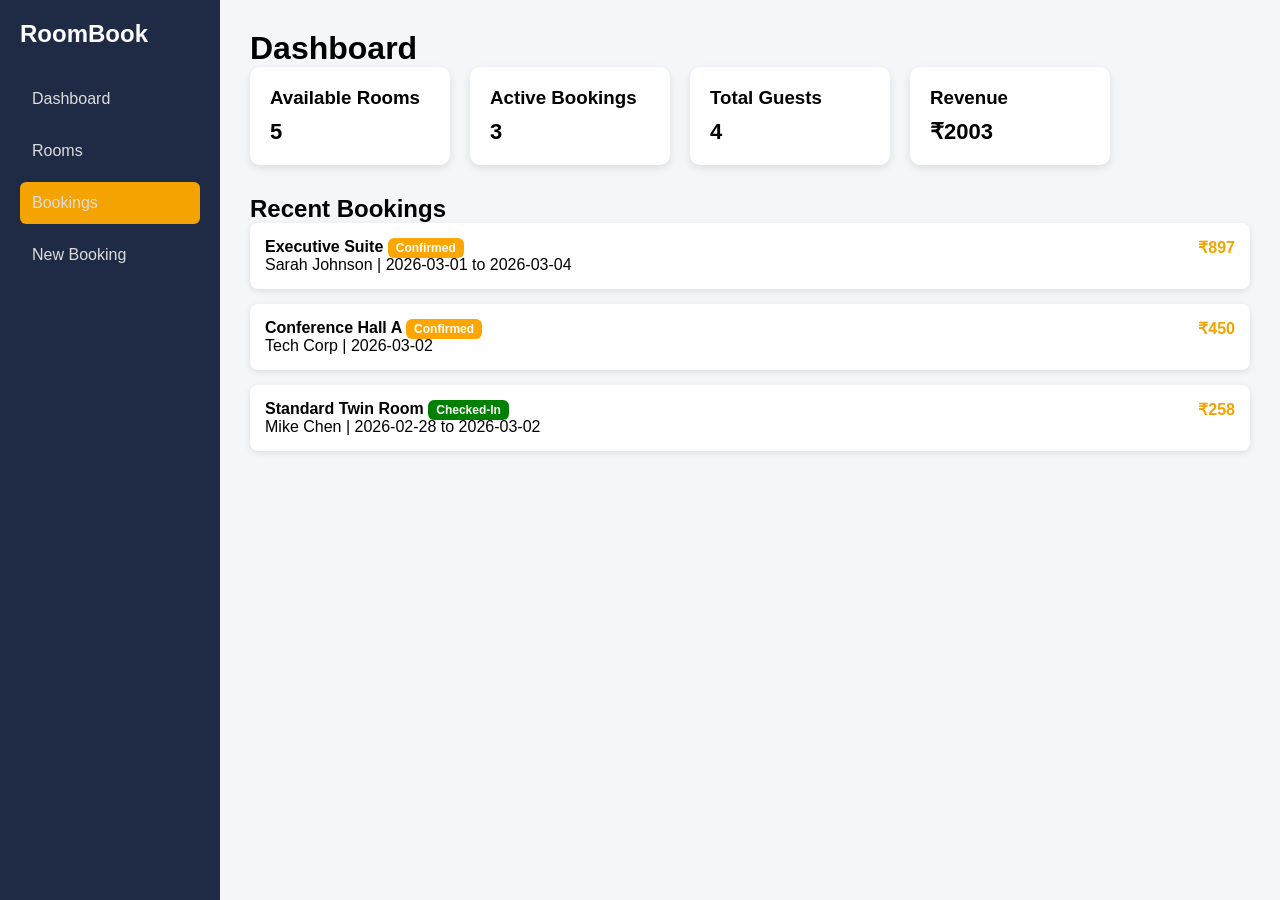
<file: index.html>
<!DOCTYPE html>
<html lang="en">

<head>
    <meta charset="UTF-8">
    <title>RoomBook Dashboard</title>
    <link rel="stylesheet" href="style.css">
</head>

<body>

    <div class="container">

        <!-- Sidebar -->
        <div class="sidebar">
            <h2>RoomBook</h2>
            <ul>
                <li><a href="index.html">Dashboard</a></li>
                <li><a href="room.html">Rooms</a></li>
                <li class="active"><a href="book.html">Bookings</a></li>
                <li><a href="newadd.html">New Booking</a></li>
            </ul>
        </div>

        <!-- Main Content -->
        <div class="main">

            <h1>Dashboard</h1>

            <!-- Cards -->
            <div class="cards">
                <div class="card">
                    <h3>Available Rooms</h3>
                    <p id="rooms">5</p>
                </div>

                <div class="card">
                    <h3>Active Bookings</h3>
                    <p id="bookings">3</p>
                </div>

                <div class="card">
                    <h3>Total Guests</h3>
                    <p id="guests">4</p>
                </div>

                <div class="card">
                    <h3>Revenue</h3>
                    <p>₹2003</p>
                </div>
            </div>

            <!-- Recent Bookings -->
            <h2>Recent Bookings</h2>

            <div class="booking">
                <h4>Executive Suite <span class="confirmed">Confirmed</span></h4>
                <p>Sarah Johnson | 2026-03-01 to 2026-03-04</p>
                <span class="price">₹897</span>
            </div>

            <div class="booking">
                <h4>Conference Hall A <span class="confirmed">Confirmed</span></h4>
                <p>Tech Corp | 2026-03-02</p>
                <span class="price">₹450</span>
            </div>

            <div class="booking">
                <h4>Standard Twin Room <span class="checked">Checked-In</span></h4>
                <p>Mike Chen | 2026-02-28 to 2026-03-02</p>
                <span class="price">₹258</span>
            </div>

        </div>

    </div>

    <script src="script.js"></script>
</body>

</html>
</file>
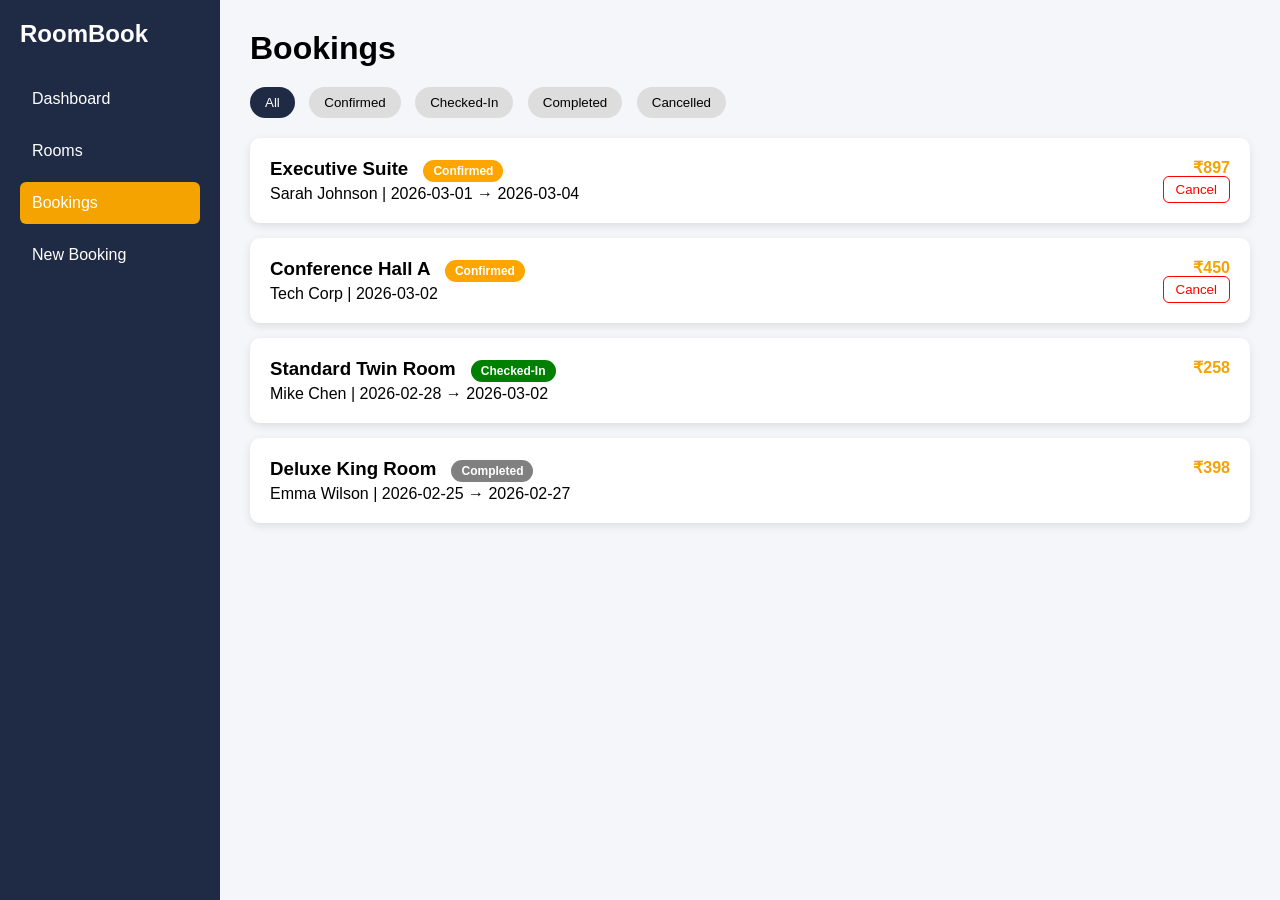
<file: booking/index.html>
<!DOCTYPE html>
<html>
<head>
    <title>RoomBook - Bookings</title>

    <style>
        * {
            margin: 0;
            padding: 0;
            box-sizing: border-box;
            font-family: Arial, sans-serif;
        }

        body {
            background: #f5f6fa;
        }

        .container {
            display: flex;
        }

        /* Sidebar */
        .sidebar {
            width: 220px;
            background: #1f2a44;
            color: white;
            min-height: 100vh;
            padding: 20px;
        }

        .sidebar h2 {
            margin-bottom: 30px;
        }

        .sidebar ul {
            list-style: none;
        }

        .sidebar li {
            padding: 12px;
            margin-bottom: 10px;
            border-radius: 6px;
            cursor: pointer;
        }
.sidebar a:hover,
a {
    color: #dddddd;
    text-decoration: none;
    /* light white on hover */
}
        .sidebar li:hover,
        .sidebar .active {
            background: #f4a300;
        }

        /* Main */
        .main {
            flex: 1;
            padding: 30px;
        }

        h1 {
            margin-bottom: 20px;
        }

        /* Filter Buttons */
        .filters {
            margin-bottom: 20px;
        }

        .filters button {
            padding: 8px 15px;
            margin-right: 10px;
            border: none;
            border-radius: 20px;
            background: #ddd;
            cursor: pointer;
        }

        .filters button.active-filter {
            background: #1f2a44;
            color: white;
        }

        /* Booking Card */
        .booking {
            background: white;
            padding: 20px;
            margin-bottom: 15px;
            border-radius: 10px;
            box-shadow: 0 3px 8px rgba(0,0,0,0.1);
            position: relative;
        }

        .booking h3 {
            margin-bottom: 5px;
        }

        .price {
            position: absolute;
            right: 20px;
            top: 20px;
            font-weight: bold;
            color: #f4a300;
        }

        .status {
            padding: 4px 10px;
            border-radius: 20px;
            font-size: 12px;
            color: white;
            margin-left: 10px;
        }

        .confirmed { background: orange; }
        .checked { background: green; }
        .completed { background: gray; }
        .cancelled { background: red; }

        .cancel-btn {
            position: absolute;
            right: 20px;
            bottom: 20px;
            padding: 5px 12px;
            border: 1px solid red;
            background: white;
            color: red;
            border-radius: 6px;
            cursor: pointer;
        }

        .cancel-btn:hover {
            background: red;
            color: white;
        }

    </style>
</head>

<body>

<div class="container">

    <!-- Sidebar -->
    <div class="sidebar">
        <h2>RoomBook</h2>
        <ul>
            <li>Dashboard</li>
            <li>Rooms</li>
            <li class="active">Bookings</li>
            <li>New Booking</li>
        </ul>
    </div>

    <!-- Main -->
    <div class="main">

        <h1>Bookings</h1>

        <!-- Filters -->
        <div class="filters">
            <button onclick="filterBookings('all')" class="active-filter">All</button>
            <button onclick="filterBookings('confirmed')">Confirmed</button>
            <button onclick="filterBookings('checked')">Checked-In</button>
            <button onclick="filterBookings('completed')">Completed</button>
            <button onclick="filterBookings('cancelled')">Cancelled</button>
        </div>

        <!-- Booking List -->
        <div class="booking" data-status="confirmed">
            <h3>Executive Suite 
                <span class="status confirmed">Confirmed</span>
            </h3>
            <p>Sarah Johnson | 2026-03-01 → 2026-03-04</p>
            <div class="price">₹897</div>
            <button class="cancel-btn" onclick="cancelBooking(this)">Cancel</button>
        </div>

        <div class="booking" data-status="confirmed">
            <h3>Conference Hall A 
                <span class="status confirmed">Confirmed</span>
            </h3>
            <p>Tech Corp | 2026-03-02</p>
            <div class="price">₹450</div>
            <button class="cancel-btn" onclick="cancelBooking(this)">Cancel</button>
        </div>

        <div class="booking" data-status="checked">
            <h3>Standard Twin Room 
                <span class="status checked">Checked-In</span>
            </h3>
            <p>Mike Chen | 2026-02-28 → 2026-03-02</p>
            <div class="price">₹258</div>
        </div>

        <div class="booking" data-status="completed">
            <h3>Deluxe King Room 
                <span class="status completed">Completed</span>
            </h3>
            <p>Emma Wilson | 2026-02-25 → 2026-02-27</p>
            <div class="price">₹398</div>
        </div>

    </div>
</div>

<script>

function filterBookings(status) {
    let bookings = document.querySelectorAll(".booking");
    let buttons = document.querySelectorAll(".filters button");

    buttons.forEach(btn => btn.classList.remove("active-filter"));
    event.target.classList.add("active-filter");

    bookings.forEach(booking => {
        if (status === "all") {
            booking.style.display = "block";
        } else {
            if (booking.dataset.status === status) {
                booking.style.display = "block";
            } else {
                booking.style.display = "none";
            }
        }
    });
}

function cancelBooking(button) {
    let bookingCard = button.parentElement;
    bookingCard.dataset.status = "cancelled";

    let statusSpan = bookingCard.querySelector(".status");
    statusSpan.textContent = "Cancelled";
    statusSpan.className = "status cancelled";

    button.remove();
}

</script>

</body>
</html>
</file>
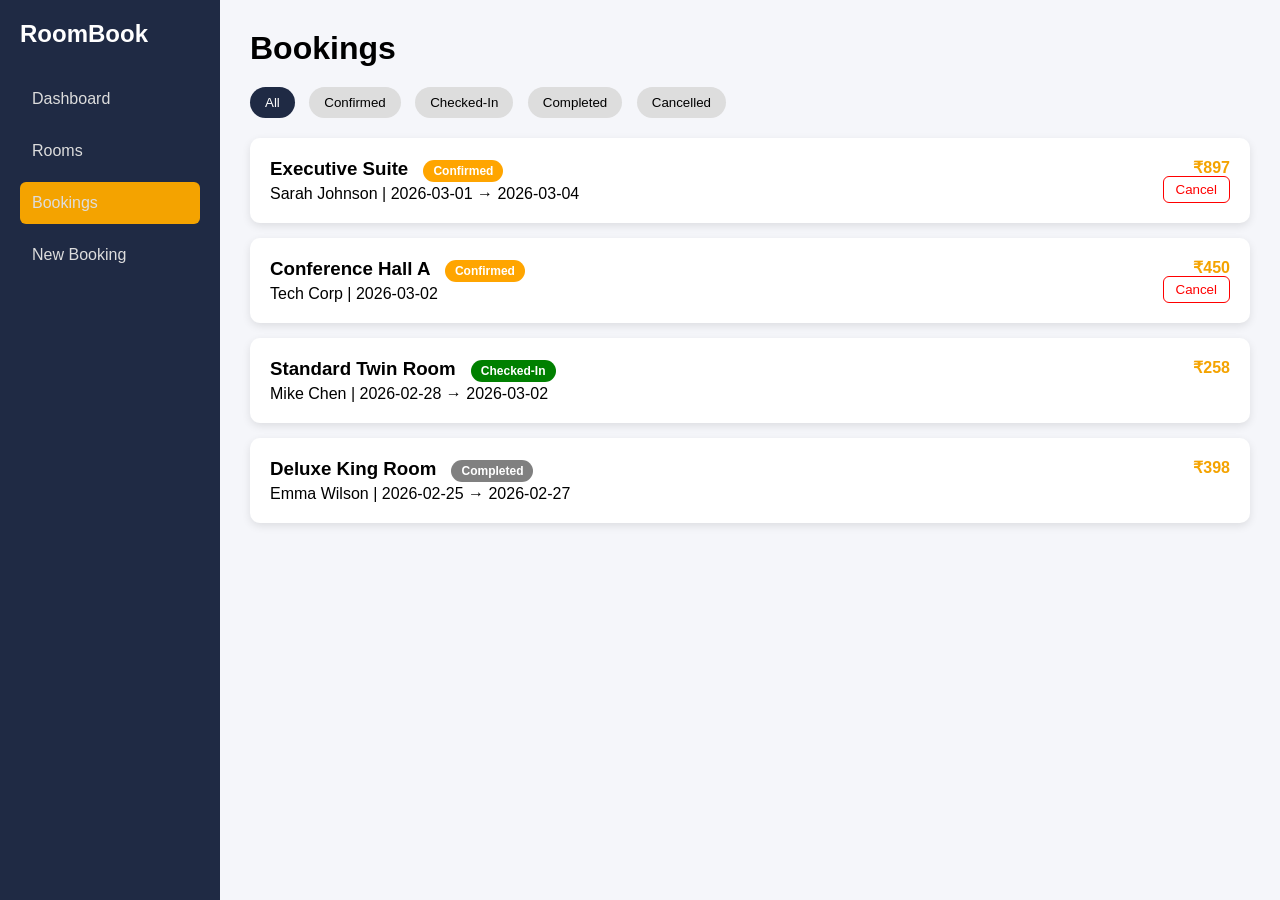
<file: book.html>
<!DOCTYPE html>
<html>
<head>
    <title>RoomBook - Bookings</title>

    <style>
        * {
            margin: 0;
            padding: 0;
            box-sizing: border-box;
            font-family: Arial, sans-serif;
        }

        body {
            background: #f5f6fa;
        }

        .container {
            display: flex;
        }

        /* Sidebar */
        .sidebar {
            width: 220px;
            background: #1f2a44;
            color: white;
            min-height: 100vh;
            padding: 20px;
        }

        .sidebar h2 {
            margin-bottom: 30px;
        }

        .sidebar ul {
            list-style: none;
        }

        .sidebar li {
            padding: 12px;
            margin-bottom: 10px;
            border-radius: 6px;
            cursor: pointer;
        }
.sidebar a:hover,
a {
    color: #dddddd;
    text-decoration: none;
    /* light white on hover */
}
        .sidebar li:hover,
        .sidebar .active {
            background: #f4a300;
        }

        /* Main */
        .main {
            flex: 1;
            padding: 30px;
        }

        h1 {
            margin-bottom: 20px;
        }

        /* Filter Buttons */
        .filters {
            margin-bottom: 20px;
        }

        .filters button {
            padding: 8px 15px;
            margin-right: 10px;
            border: none;
            border-radius: 20px;
            background: #ddd;
            cursor: pointer;
        }

        .filters button.active-filter {
            background: #1f2a44;
            color: white;
        }

        /* Booking Card */
        .booking {
            background: white;
            padding: 20px;
            margin-bottom: 15px;
            border-radius: 10px;
            box-shadow: 0 3px 8px rgba(0,0,0,0.1);
            position: relative;
        }

        .booking h3 {
            margin-bottom: 5px;
        }

        .price {
            position: absolute;
            right: 20px;
            top: 20px;
            font-weight: bold;
            color: #f4a300;
        }

        .status {
            padding: 4px 10px;
            border-radius: 20px;
            font-size: 12px;
            color: white;
            margin-left: 10px;
        }

        .confirmed { background: orange; }
        .checked { background: green; }
        .completed { background: gray; }
        .cancelled { background: red; }

        .cancel-btn {
            position: absolute;
            right: 20px;
            bottom: 20px;
            padding: 5px 12px;
            border: 1px solid red;
            background: white;
            color: red;
            border-radius: 6px;
            cursor: pointer;
        }

        .cancel-btn:hover {
            background: red;
            color: white;
        }

    </style>
</head>

<body>

<div class="container">
<!-- Sidebar -->
        <div class="sidebar">
            <h2>RoomBook</h2>
            <ul>
                <li><a href="index.html">Dashboard</a></li>
                <li><a href="room.html">Rooms</a></li>
                <li class="active"><a href="book.html">Bookings</a></li>
                <li><a href="newadd.html">New Booking</a></li>
            </ul>
        </div>
   

    <!-- Main -->
    <div class="main">

        <h1>Bookings</h1>

        <!-- Filters -->
        <div class="filters">
            <button onclick="filterBookings('all')" class="active-filter">All</button>
            <button onclick="filterBookings('confirmed')">Confirmed</button>
            <button onclick="filterBookings('checked')">Checked-In</button>
            <button onclick="filterBookings('completed')">Completed</button>
            <button onclick="filterBookings('cancelled')">Cancelled</button>
        </div>

        <!-- Booking List -->
        <div class="booking" data-status="confirmed">
            <h3>Executive Suite 
                <span class="status confirmed">Confirmed</span>
            </h3>
            <p>Sarah Johnson | 2026-03-01 → 2026-03-04</p>
            <div class="price">₹897</div>
            <button class="cancel-btn" onclick="cancelBooking(this)">Cancel</button>
        </div>

        <div class="booking" data-status="confirmed">
            <h3>Conference Hall A 
                <span class="status confirmed">Confirmed</span>
            </h3>
            <p>Tech Corp | 2026-03-02</p>
            <div class="price">₹450</div>
            <button class="cancel-btn" onclick="cancelBooking(this)">Cancel</button>
        </div>

        <div class="booking" data-status="checked">
            <h3>Standard Twin Room 
                <span class="status checked">Checked-In</span>
            </h3>
            <p>Mike Chen | 2026-02-28 → 2026-03-02</p>
            <div class="price">₹258</div>
        </div>

        <div class="booking" data-status="completed">
            <h3>Deluxe King Room 
                <span class="status completed">Completed</span>
            </h3>
            <p>Emma Wilson | 2026-02-25 → 2026-02-27</p>
            <div class="price">₹398</div>
        </div>

    </div>
</div>

<script>

function filterBookings(status) {
    let bookings = document.querySelectorAll(".booking");
    let buttons = document.querySelectorAll(".filters button");

    buttons.forEach(btn => btn.classList.remove("active-filter"));
    event.target.classList.add("active-filter");

    bookings.forEach(booking => {
        if (status === "all") {
            booking.style.display = "block";
        } else {
            if (booking.dataset.status === status) {
                booking.style.display = "block";
            } else {
                booking.style.display = "none";
            }
        }
    });
}

function cancelBooking(button) {
    let bookingCard = button.parentElement;
    bookingCard.dataset.status = "cancelled";

    let statusSpan = bookingCard.querySelector(".status");
    statusSpan.textContent = "Cancelled";
    statusSpan.className = "status cancelled";

    button.remove();
}

</script>

</body>
</html>
</file>
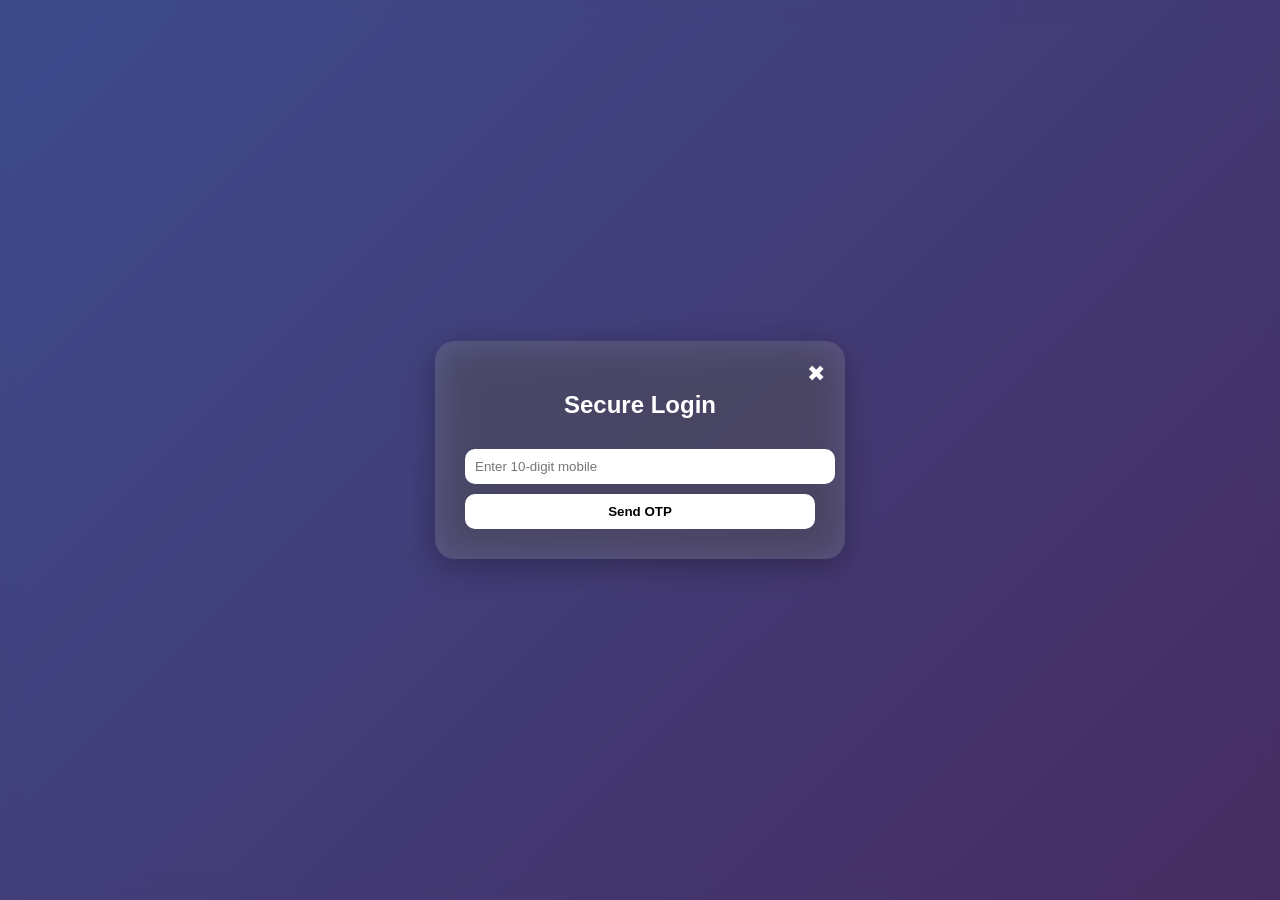
<file: login.html>
<!DOCTYPE html>
<html>

<head>
    <meta name="viewport" content="width=device-width, initial-scale=1.0">
    <title>Advanced Login</title>

    <style>
        body {
            margin: 0;
            font-family: 'Segoe UI', sans-serif;
            height: 100vh;
            background: linear-gradient(135deg, #667eea, #764ba2);
            display: flex;
            justify-content: center;
            align-items: center;
        }

        /* MAIN CONTENT */
        .main-content {
            display: none;
            color: white;
            text-align: center;
        }

        /* GLASS MODAL */
        .modal {
            position: fixed;
            width: 100%;
            height: 100%;
            backdrop-filter: blur(10px);
            background: rgba(0, 0, 0, 0.4);
            display: flex;
            justify-content: center;
            align-items: center;
        }

        .login-box {
            width: 350px;
            padding: 30px;
            border-radius: 20px;
            background: rgba(255, 255, 255, 0.15);
            backdrop-filter: blur(20px);
            box-shadow: 0 8px 32px rgba(0, 0, 0, 0.3);
            color: white;
            text-align: center;
            animation: slide 0.5s ease;
        }

        @keyframes slide {
            from {
                transform: translateY(-50px);
                opacity: 0;
            }

            to {
                transform: translateY(0);
                opacity: 1;
            }
        }

        input {
            width: 100%;
            padding: 10px;
            margin: 10px 0;
            border-radius: 10px;
            border: none;
            outline: none;
        }

        button {
            width: 100%;
            padding: 10px;
            border-radius: 10px;
            border: none;
            background: white;
            color: black;
            font-weight: bold;
            cursor: pointer;
        }
.sidebar a:hover,
a {
    color: #dddddd;
    text-decoration: none;
    /* light white on hover */
}
        button:hover {
            background: #ddd;
        }

        .timer {
            font-size: 14px;
            margin-top: 5px;
        }

        .resend {
            color: yellow;
            cursor: pointer;
            font-size: 14px;
            display: none;
        }

        .close {
            position: absolute;
            right: 20px;
            top: 20px;
            font-size: 22px;
            cursor: pointer;
        }
    </style>
</head>

<body>

    <div class="main-content" id="mainPage">
        <h1>🎉 Welcome Himavarshini</h1>
        <button onclick="logout()">Logout</button>
    </div>

    <div class="modal" id="loginModal">
        <div class="login-box">
            <div class="close" onclick="closeModal()">✖</div>
            <h2>Secure Login</h2>

            <input type="text" id="mobile" placeholder="Enter 10-digit mobile">
            <button onclick="sendOTP()">Send OTP</button>

            <div id="otpArea" style="display:none;">
                <input type="text" id="otpInput" placeholder="Enter OTP">
                <button onclick="verifyOTP()">Verify OTP</button>
                <div class="timer" id="timer"></div>
                <div class="resend" id="resend" onclick="resendOTP()">Resend OTP</div>
            </div>
        </div>
    </div>

    <script>
        let generatedOTP = "";
        let countdown;
        let timeLeft = 30;

        // Auto login check
        window.onload = function () {
            if (localStorage.getItem("isLoggedIn") === "true") {
                showMain();
            }
        }

        // Send OTP
        function sendOTP() {
            let mobile = document.getElementById("mobile").value;

            if (/^[0-9]{10}$/.test(mobile)) {
                generatedOTP = Math.floor(100000 + Math.random() * 900000);
                alert("Demo OTP: " + generatedOTP);

                document.getElementById("otpArea").style.display = "block";
                startTimer();
            } else {
                alert("Invalid mobile number");
            }
        }

        // Timer
        function startTimer() {
            timeLeft = 30;
            document.getElementById("resend").style.display = "none";

            countdown = setInterval(() => {
                document.getElementById("timer").innerText =
                    "OTP expires in " + timeLeft + " seconds";
                timeLeft--;

                if (timeLeft < 0) {
                    clearInterval(countdown);
                    document.getElementById("timer").innerText = "OTP expired";
                    document.getElementById("resend").style.display = "block";
                }
            }, 1000);
        }

        // Resend
        function resendOTP() {
            sendOTP();
        }

        // Verify
        function verifyOTP() {
            let entered = document.getElementById("otpInput").value;

            if (entered == generatedOTP) {
                localStorage.setItem("isLoggedIn", "true");
                showMain();
            } else {
                alert("Wrong OTP");
            }
        }

        function showMain() {
            document.getElementById("loginModal").style.display = "none";
            document.getElementById("mainPage").style.display = "block";
        }

        function logout() {
            localStorage.removeItem("isLoggedIn");
            location.reload();
        }

        function closeModal() {
            document.getElementById("loginModal").style.display = "none";
        }
    </script>

</body>

</html>
</file>
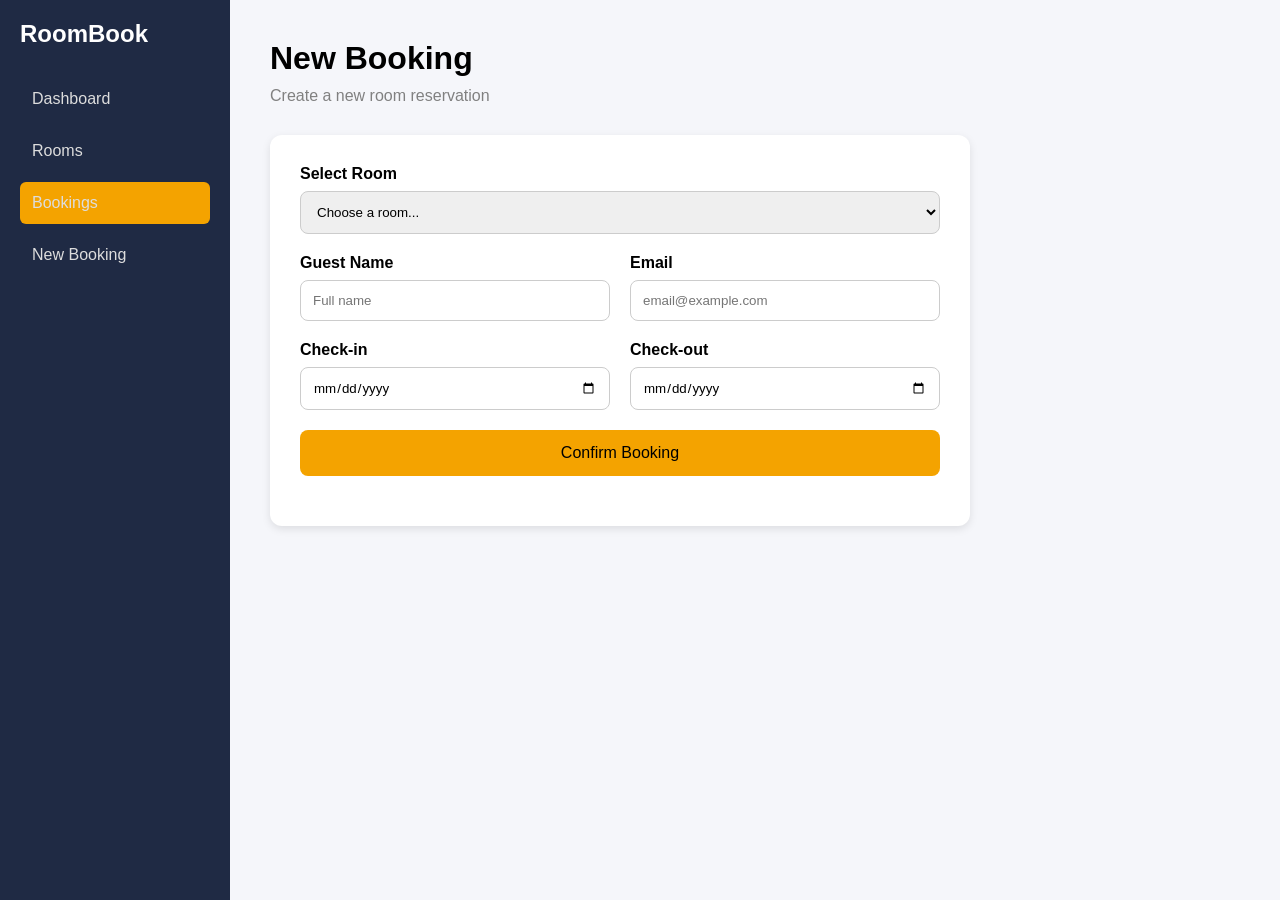
<file: newadd.html>
<!DOCTYPE html>
<html>

<head>
    <title>RoomBook - New Booking</title>

    <style>
        * {
            margin: 0;
            padding: 0;
            box-sizing: border-box;
            font-family: Arial, sans-serif;
        }
.sidebar a:hover,
a {
    color: #dddddd;
    text-decoration: none;
    /* light white on hover */
}
        body {
            background: #f5f6fa;
        }

        .container {
            display: flex;
        }

        /* Sidebar */
        .sidebar {
            width: 230px;
            background: #1f2a44;
            color: white;
            min-height: 100vh;
            padding: 20px;
        }

        .sidebar h2 {
            margin-bottom: 30px;
        }

        .sidebar ul {
            list-style: none;
        }

        .sidebar li {
            padding: 12px;
            margin-bottom: 10px;
            border-radius: 6px;
            cursor: pointer;
        }

        .sidebar li:hover,
        .sidebar .active {
            background: #f4a300;
        }

        /* Main */
        .main {
            flex: 1;
            padding: 40px;
        }

        h1 {
            margin-bottom: 10px;
        }

        .subtitle {
            color: gray;
            margin-bottom: 30px;
        }

        .form-container {
            background: white;
            padding: 30px;
            border-radius: 12px;
            box-shadow: 0 3px 8px rgba(0, 0, 0, 0.1);
            max-width: 700px;
        }

        label {
            display: block;
            margin-bottom: 8px;
            font-weight: bold;
        }

        input,
        select {
            width: 100%;
            padding: 12px;
            margin-bottom: 20px;
            border-radius: 8px;
            border: 1px solid #ccc;
        }

        .row {
            display: flex;
            gap: 20px;
        }

        .row .col {
            flex: 1;
        }

        button {
            width: 100%;
            padding: 14px;
            background: #f4a300;
            border: none;
            border-radius: 8px;
            font-size: 16px;
            cursor: pointer;
        }

        button:hover {
            background: #d88e00;
        }

        .success {
            margin-top: 20px;
            color: green;
            font-weight: bold;
        }
    </style>
</head>

<body>

    <div class="container">

        <!-- Sidebar -->
        <div class="sidebar">
            <h2>RoomBook</h2>
            <ul>
                <li><a href="index.html">Dashboard</a></li>
                <li><a href="room.html">Rooms</a></li>
                <li class="active"><a href="book.html">Bookings</a></li>
                <li><a href="newadd.html">New Booking</a></li>
            </ul>
        </div>

        <!-- Main -->
        <div class="main">

            <h1>New Booking</h1>
            <div class="subtitle">Create a new room reservation</div>

            <div class="form-container">
                <form id="bookingForm">

                    <label>Select Room</label>
                    <select id="room" required>
                        <option value="">Choose a room...</option>
                        <option>Executive Suite</option>
                        <option>Conference Hall A</option>
                        <option>Standard Twin Room</option>
                        <option>Deluxe King Room</option>
                    </select>

                    <div class="row">
                        <div class="col">
                            <label>Guest Name</label>
                            <input type="text" id="name" placeholder="Full name" required>
                        </div>

                        <div class="col">
                            <label>Email</label>
                            <input type="email" id="email" placeholder="email@example.com" required>
                        </div>
                    </div>

                    <div class="row">
                        <div class="col">
                            <label>Check-in</label>
                            <input type="date" id="checkin" required>
                        </div>

                        <div class="col">
                            <label>Check-out</label>
                            <input type="date" id="checkout" required>
                        </div>
                    </div>

                    <button type="submit">Confirm Booking</button>

                </form>

                <div id="successMsg" class="success"></div>
            </div>

        </div>
    </div>

    <script>

        document.getElementById("bookingForm").addEventListener("submit", function (e) {
            e.preventDefault();

            let room = document.getElementById("room").value;
            let name = document.getElementById("name").value;
            let email = document.getElementById("email").value;
            let checkin = document.getElementById("checkin").value;
            let checkout = document.getElementById("checkout").value;

            if (checkin >= checkout) {
                alert("Check-out date must be after check-in date!");
                return;
            }

            document.getElementById("successMsg").innerText =
                "Booking Confirmed for " + name + " in " + room;

            document.getElementById("bookingForm").reset();
        });

    </script>

</body>

</html>
</file>
<file: style.css>
* {
    margin: 0;
    padding: 0;
    box-sizing: border-box;
    font-family: Arial, sans-serif;
}

body {
    background-color: #f5f6fa;
}

.container {
    display: flex;
}

/* Sidebar */
.sidebar {
    width: 220px;
    background-color: #1f2a44;
    color: white;
    min-height: 100vh;
    padding: 20px;
}

.sidebar h2 {
    margin-bottom: 30px;
}

.sidebar ul {
    list-style: none;
}

.sidebar li {
    padding: 12px;
    margin-bottom: 10px;
    cursor: pointer;
    border-radius: 6px;
}
.sidebar a:hover,
a {
    color: #dddddd;
    text-decoration: none;
    /* light white on hover */
}
.sidebar li:hover,
.sidebar .active {
    background-color: #f4a300;
}

/* Main */
.main {
    flex: 1;
    padding: 30px;
}

.cards {
    display: flex;
    gap: 20px;
    margin-bottom: 30px;
}

.card {
    background: white;
    padding: 20px;
    width: 200px;
    border-radius: 10px;
    box-shadow: 0 3px 8px rgba(0, 0, 0, 0.1);
}

.card p {
    font-size: 22px;
    font-weight: bold;
    margin-top: 10px;
}

/* Bookings */
.booking {
    background: white;
    padding: 15px;
    margin-bottom: 15px;
    border-radius: 8px;
    box-shadow: 0 2px 6px rgba(0, 0, 0, 0.1);
    position: relative;
}

.price {
    position: absolute;
    right: 15px;
    top: 15px;
    font-weight: bold;
    color: #f4a300;
}

.confirmed {
    background: orange;
    color: white;
    padding: 3px 8px;
    border-radius: 6px;
    font-size: 12px;
}

.checked {
    background: green;
    color: white;
    padding: 3px 8px;
    border-radius: 6px;
    font-size: 12px;
}
</file>
